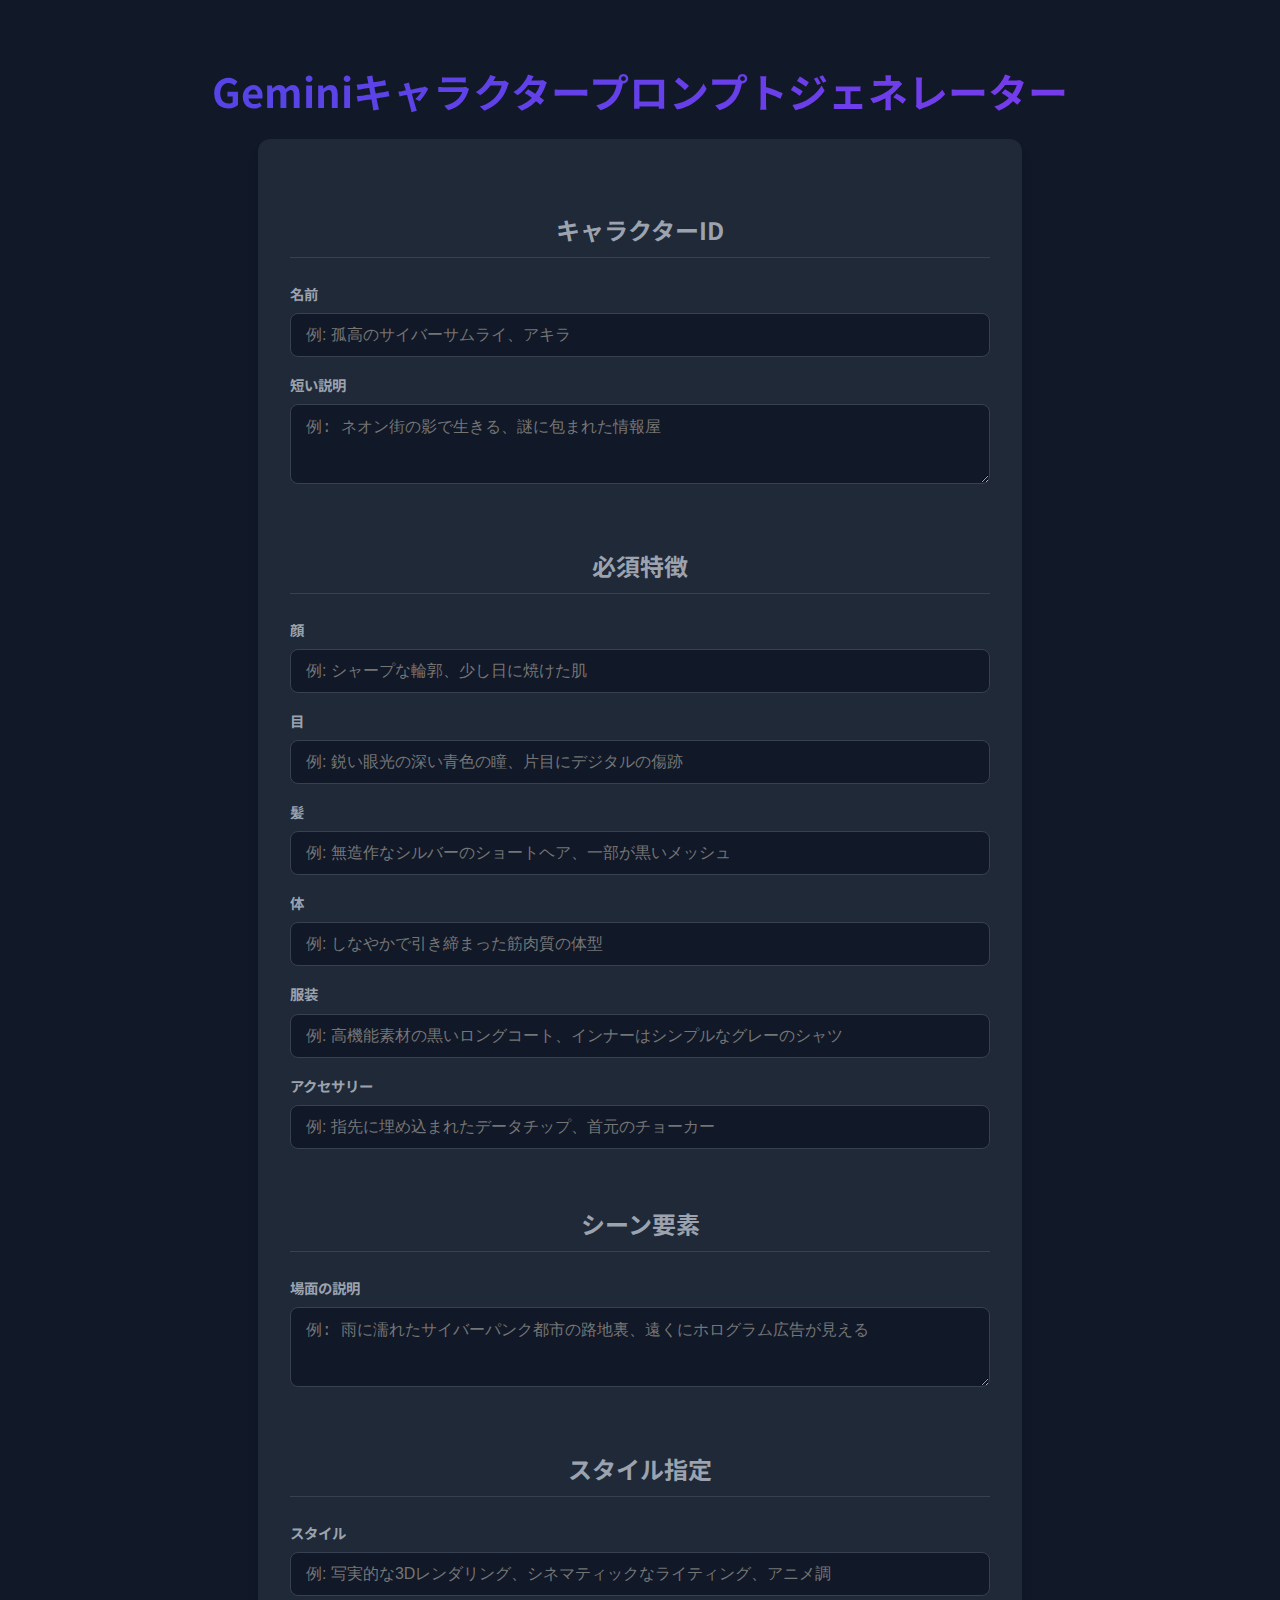
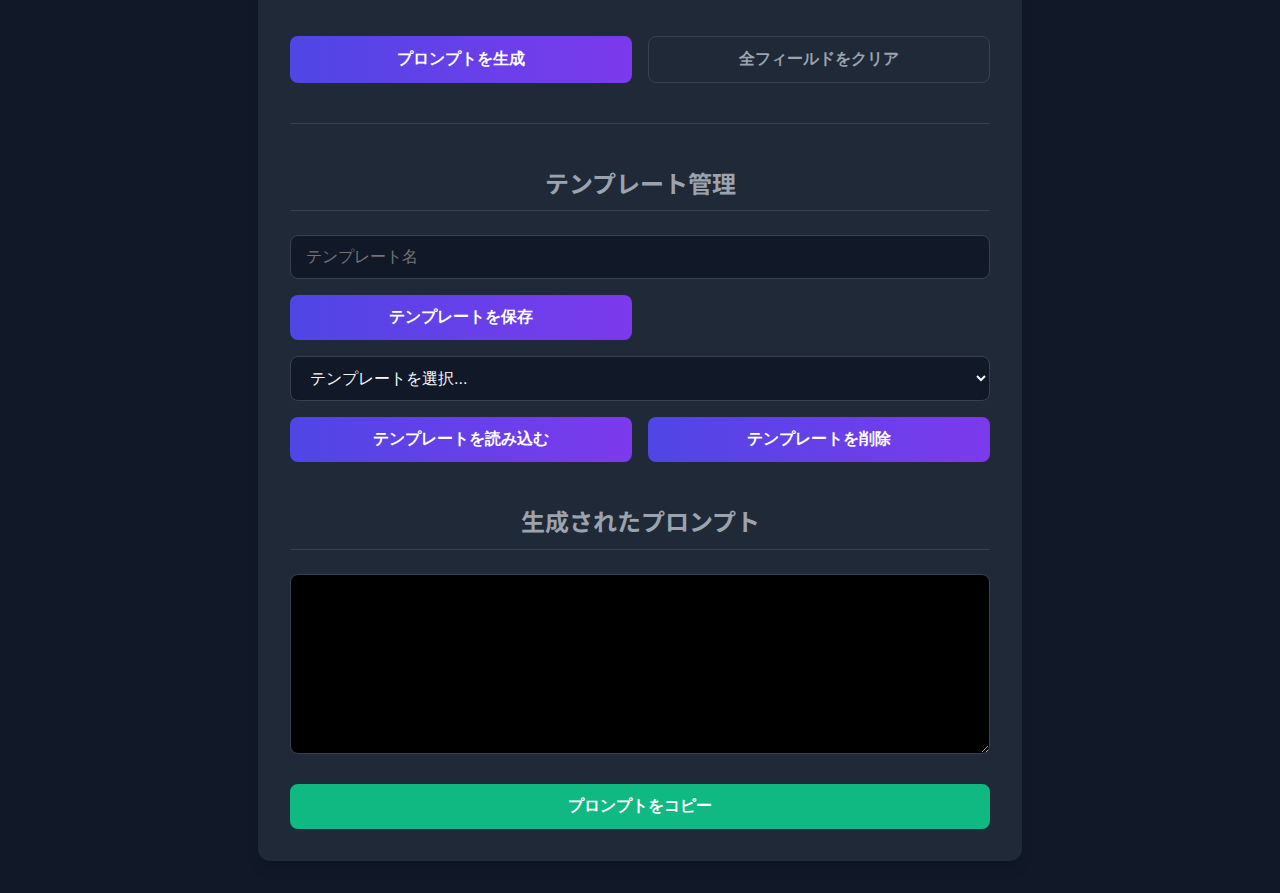
<file: index.html>
<!DOCTYPE html>
<html lang="ja">
<head>
    <meta charset="UTF-8">
    <meta name="viewport" content="width=device-width, initial-scale=1.0">
    <title>Geminiキャラクタープロンプトジェネレーター</title>
    <link rel="stylesheet" href="style.css">
</head>
<body>
    <div id="notification-container"></div>
    <h1>Geminiキャラクタープロンプトジェネレーター</h1>
    <div class="container">
        <h2>キャラクターID</h2>
        <label for="char-name">名前</label>
        <input type="text" id="char-name" class="savable-input" placeholder="例: 孤高のサイバーサムライ、アキラ">
        <label for="char-desc">短い説明</label>
        <textarea id="char-desc" class="savable-input" placeholder="例: ネオン街の影で生きる、謎に包まれた情報屋"></textarea>

        <h2>必須特徴</h2>
        <label for="face">顔</label>
        <input type="text" id="face" class="savable-input" placeholder="例: シャープな輪郭、少し日に焼けた肌">
        <label for="eyes">目</label>
        <input type="text" id="eyes" class="savable-input" placeholder="例: 鋭い眼光の深い青色の瞳、片目にデジタルの傷跡">
        <label for="hair">髪</label>
        <input type="text" id="hair" class="savable-input" placeholder="例: 無造作なシルバーのショートヘア、一部が黒いメッシュ">
        <label for="body">体</label>
        <input type="text" id="body" class="savable-input" placeholder="例: しなやかで引き締まった筋肉質の体型">
        <label for="clothing">服装</label>
        <input type="text" id="clothing" class="savable-input" placeholder="例: 高機能素材の黒いロングコート、インナーはシンプルなグレーのシャツ">
        <label for="accessories">アクセサリー</label>
        <input type="text" id="accessories" class="savable-input" placeholder="例: 指先に埋め込まれたデータチップ、首元のチョーカー">

        <h2>シーン要素</h2>
        <label for="scene">場面の説明</label>
        <textarea id="scene" class="savable-input" placeholder="例: 雨に濡れたサイバーパンク都市の路地裏、遠くにホログラム広告が見える"></textarea>

        <h2>スタイル指定</h2>
        <label for="style">スタイル</label>
        <input type="text" id="style" class="savable-input" placeholder="例: 写実的な3Dレンダリング、シネマティックなライティング、アニメ調">

        <div class="action-buttons">
            <button id="generate-btn">プロンプトを生成</button>
            <button id="clear-btn" class="secondary">全フィールドをクリア</button>
        </div>

        <hr>

        <h2>テンプレート管理</h2>
        <input type="text" id="template-name" placeholder="テンプレート名">
        <div class="template-buttons">
            <button id="save-btn">テンプレートを保存</button>
            <select id="template-list"></select>
            <button id="load-btn">テンプレートを読み込む</button>
            <button id="delete-btn">テンプレートを削除</button>
        </div>

        <h2>生成されたプロンプト</h2>
        <textarea id="result" readonly></textarea>
        <button id="copy-btn">プロンプトをコピー</button>
    </div>
    <script src="script.js"></script>
</body>
</html>
</file>
<file: style.css>
@import url('https://fonts.googleapis.com/css2?family=Noto+Sans+JP:wght@400;700&display=swap');

:root {
    --primary-color: #4f46e5;
    --secondary-color: #7c3aed;
    --background-color: #111827;
    --surface-color: #1f2937;
    --text-color: #f9fafb;
    --muted-text-color: #9ca3af;
    --border-color: #374151;
    --success-color: #10b981;
    --error-color: #ef4444;
}

body {
    font-family: 'Noto Sans JP', sans-serif;
    margin: 0;
    padding: 2rem;
    background-color: var(--background-color);
    color: var(--text-color);
    line-height: 1.6;
}

.container {
    max-width: 700px;
    margin: 0 auto;
    padding: 2rem;
    background-color: var(--surface-color);
    border-radius: 12px;
    box-shadow: 0 10px 15px -3px rgba(0, 0, 0, 0.1), 0 4px 6px -2px rgba(0, 0, 0, 0.05);
}

h1, h2 {
    text-align: center;
    font-weight: 700;
}

h1 {
    font-size: 2.5rem;
    background: linear-gradient(to right, var(--primary-color), var(--secondary-color));
    -webkit-background-clip: text;
    -webkit-text-fill-color: transparent;
    margin-bottom: 1rem;
}

h2 {
    font-size: 1.5rem;
    color: var(--muted-text-color);
    margin-top: 2.5rem;
    margin-bottom: 1.5rem;
    border-bottom: 1px solid var(--border-color);
    padding-bottom: 0.5rem;
}

input[type="text"],
textarea,
select {
    width: 100%;
    padding: 12px 15px;
    margin-bottom: 1rem;
    box-sizing: border-box;
    background-color: var(--background-color);
    color: var(--text-color);
    border: 1px solid var(--border-color);
    border-radius: 8px;
    font-size: 1rem;
    transition: border-color 0.3s, box-shadow 0.3s;
}

input[type="text"]:focus,
textarea:focus,
select:focus {
    outline: none;
    border-color: var(--primary-color);
    box-shadow: 0 0 0 3px rgba(79, 70, 229, 0.5);
}

label {
    display: block;
    margin-bottom: 0.5rem;
    font-size: 0.9rem;
    color: var(--muted-text-color);
    font-weight: 700;
}

textarea {
    min-height: 80px;
    resize: vertical;
}

#result {
    height: 180px;
    background-color: #000;
    font-family: 'Courier New', Courier, monospace;
    font-size: 0.95rem;
}

button {
    width: 100%;
    padding: 12px 20px;
    border: none;
    border-radius: 8px;
    font-size: 1rem;
    font-weight: 700;
    cursor: pointer;
    transition: background-color 0.3s, transform 0.1s;
    background: linear-gradient(to right, var(--primary-color), var(--secondary-color));
    color: white;
}

button:hover {
    transform: translateY(-2px);
    box-shadow: 0 4px 10px rgba(0, 0, 0, 0.2);
}

button:active {
    transform: translateY(0);
}

.action-buttons {
    display: grid;
    grid-template-columns: 1fr 1fr;
    gap: 1rem;
    margin-top: 1.5rem;
}

button.secondary {
    background: var(--surface-color);
    color: var(--muted-text-color);
    border: 1px solid var(--border-color);
}

button.secondary:hover {
    background: var(--border-color);
    color: var(--text-color);
}

#copy-btn {
    background: var(--success-color);
    margin-top: 0.5rem;
    /* Add transition for background color */
    transition: background-color 0.3s, transform 0.1s;
}

#copy-btn:hover {
    background: #059669;
}

hr {
    border: none;
    border-top: 1px solid var(--border-color);
    margin: 2.5rem 0;
}

.template-buttons {
    display: grid;
    grid-template-columns: 1fr 1fr;
    gap: 1rem;
    align-items: center;
}

.template-buttons select {
    grid-column: 1 / -1;
    margin-bottom: 0;
}

#template-name {
    grid-column: 1 / -1;
}

/* Responsive adjustments */
@media (max-width: 600px) {
    body {
        padding: 1rem;
    }
    .container {
        padding: 1.5rem;
    }
    h1 {
        font-size: 2rem;
    }
    .template-buttons {
        grid-template-columns: 1fr;
    }
}

/* Notification styles */
#notification-container {
    position: fixed;
    top: 20px;
    right: 20px;
    z-index: 1000;
    display: flex;
    flex-direction: column;
    align-items: flex-end;
    gap: 10px;
}

.notification {
    background-color: var(--surface-color);
    color: var(--text-color);
    padding: 12px 20px;
    border-radius: 8px;
    border-left: 4px solid var(--primary-color);
    box-shadow: 0 4px 12px rgba(0, 0, 0, 0.15);
    opacity: 0;
    transform: translateX(100%);
    transition: opacity 0.5s, transform 0.5s;
    font-size: 0.95rem;
}

.notification.show {
    opacity: 1;
    transform: translateX(0);
}

.notification.success {
    border-left-color: var(--success-color);
}

.notification.error {
    border-left-color: var(--error-color);
}
</file>
